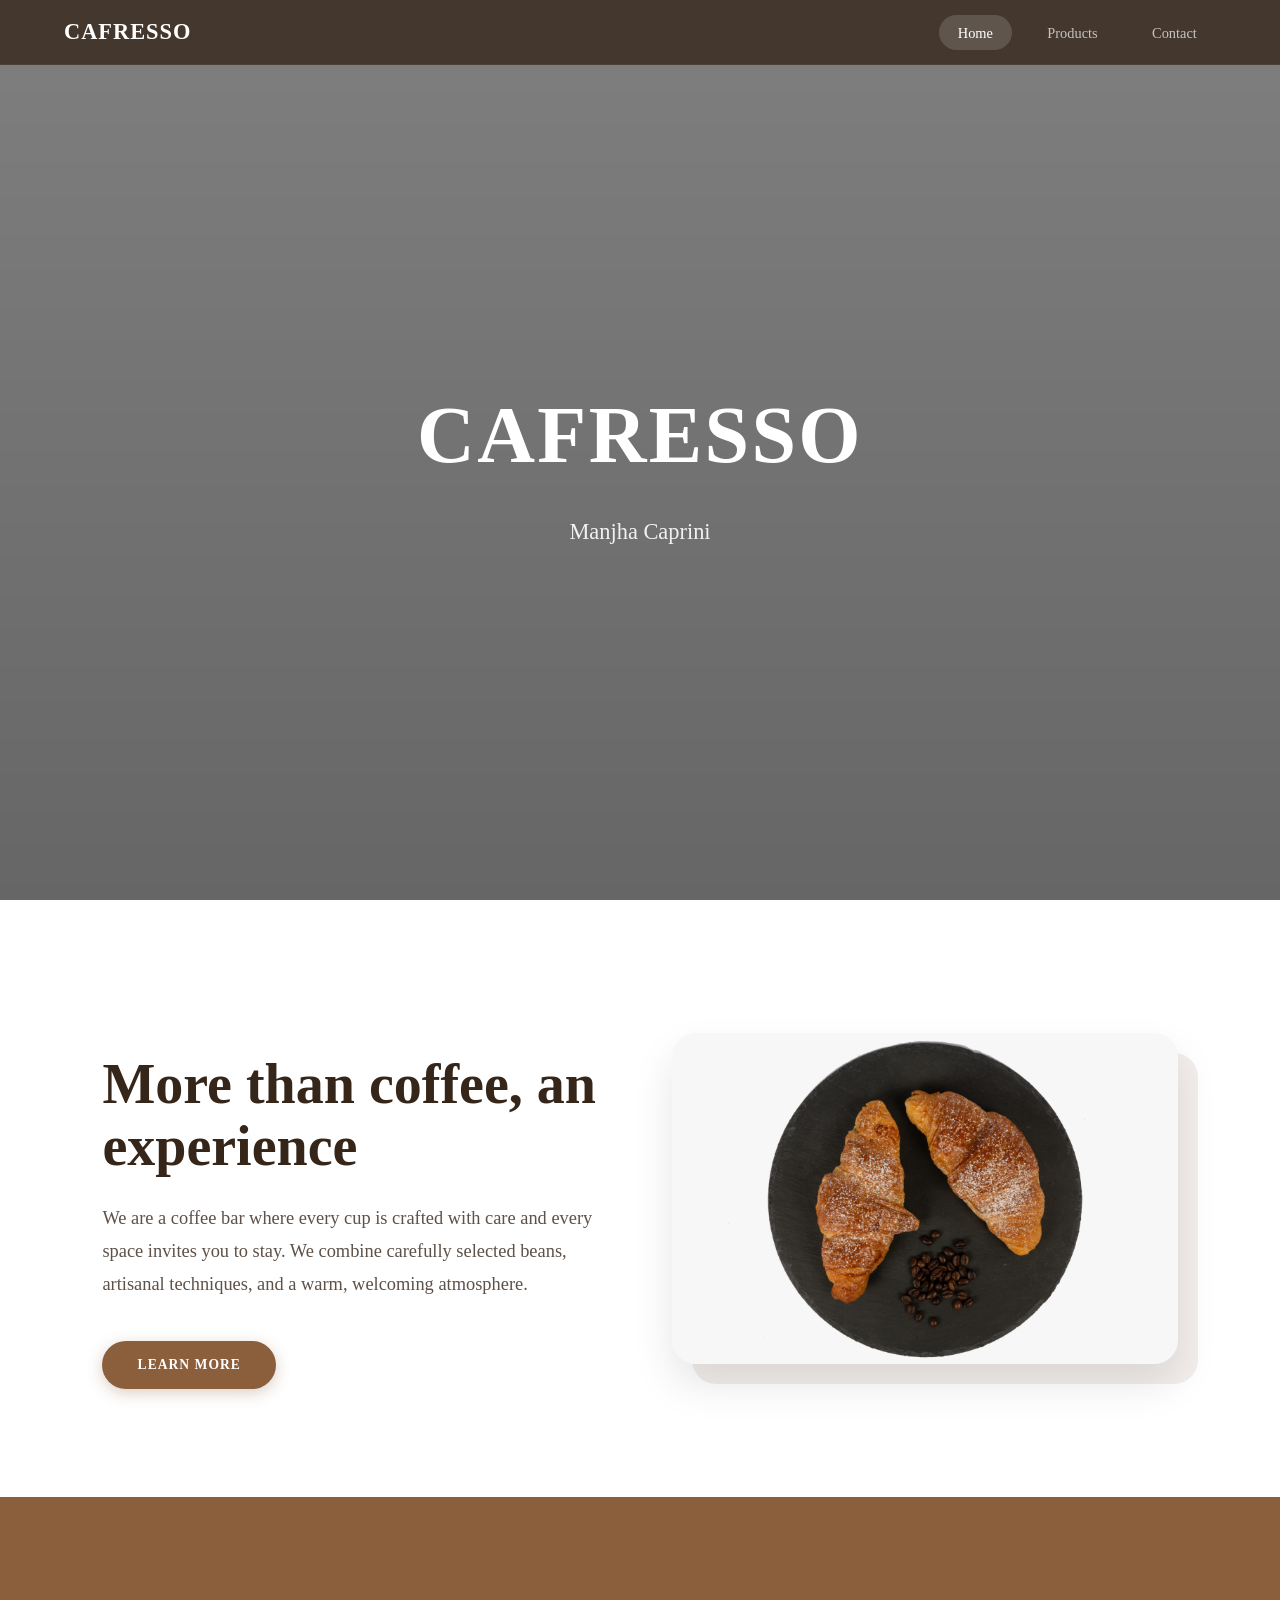
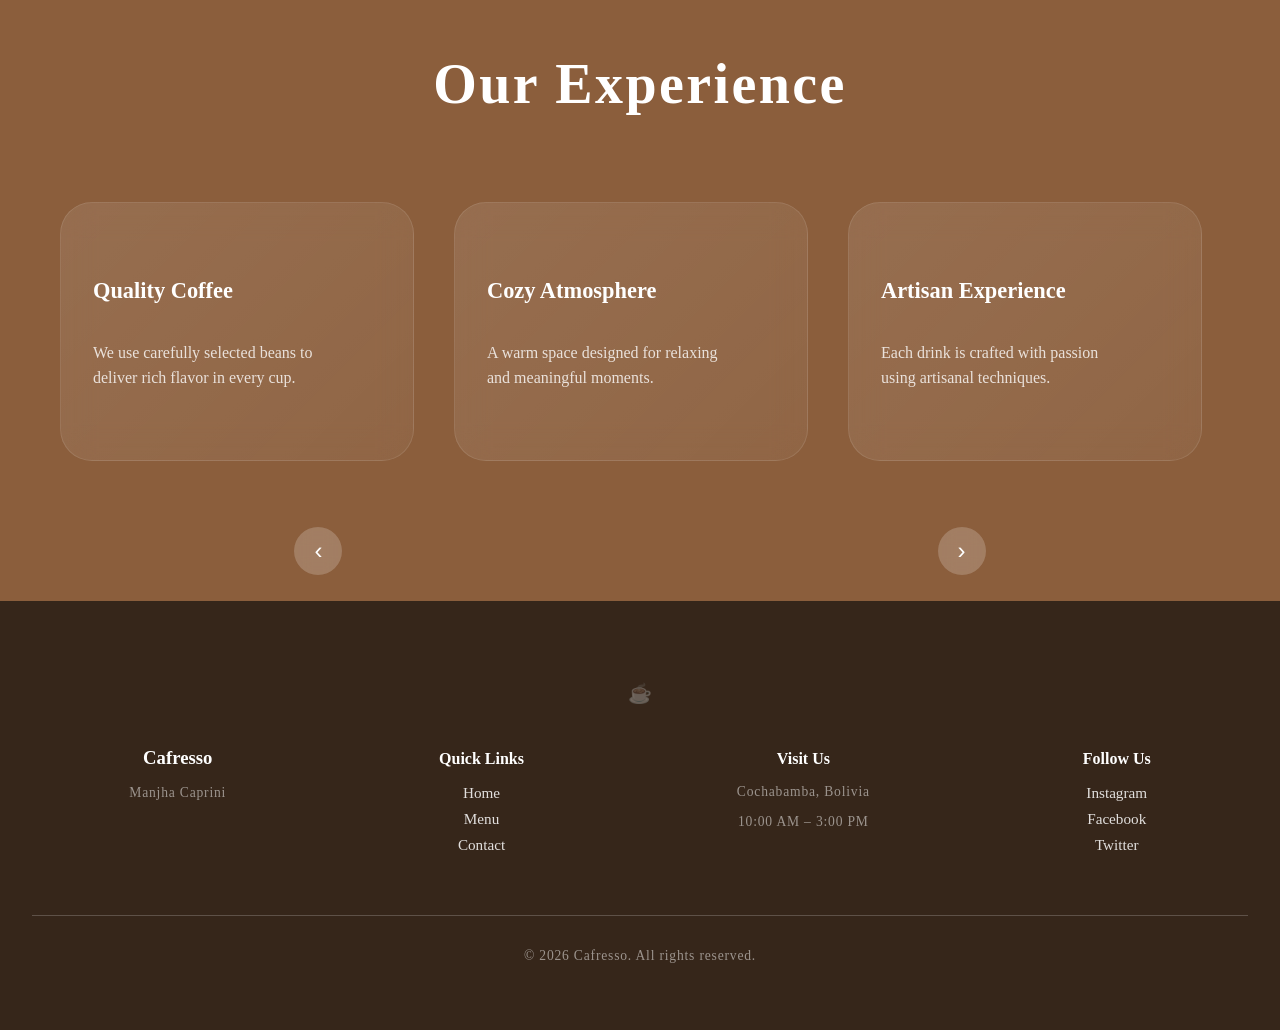
<file: src/templates/index.html>
<!DOCTYPE html>
<html lang="en">
<head>
    <meta charset="UTF-8">
    <meta name="viewport" content="width=device-width, initial-scale=1.0">
    <meta name="description" content="Cafresso - Coffee bar experience with artisan drinks and cozy atmosphere">
    <link rel="stylesheet" href="../styles/css/main.css">
    <title>Cafresso</title>
</head>

<body>

    <!-- HEADER / NAV -->
    <header class="navbar">
        <nav class="nav" aria-label="Main navigation">

            <div class="nav__logo">
                <a href="#" aria-label="Go to homepage">Cafresso</a>
            </div>

            <ul class="nav__list">
                <li><a href="./index.html" class="active" aria-current="page">Home</a></li>
                <li><a href="./services.html">Products</a></li>
                <li><a href="./contact.html">Contact</a></li>
            </ul>

        </nav>
    </header>

    <!-- MAIN -->
    <main id="main-content">

        <!-- HERO -->
        <section class="hero" aria-label="Hero section">
            <div class="hero__bg">
                <img src="../assets/HOME/Img_hero/cafe1webp.webp" alt="Barista serving coffee" loading="lazy">
                <img src="../assets/HOME/Img_hero/cafe2webp.webp" alt="Coffee menu board" loading="lazy">
                <img src="../assets/HOME/Img_hero/cafe3webp.webp" alt="Cozy coffee seating area" loading="lazy">
            </div>

            <div class="hero__overlay"></div>

            <div class="hero__content">
                <h1>Cafresso</h1>
                <p>Manjha Caprini</p>
            </div>
        </section>

        <!-- ABOUT -->
        <section class="about" aria-labelledby="about-title">
            <div class="about__container">   
                
                <article class="about__text reveal">
                    <h2 id="about-title">More than coffee, an experience</h2>
                    <p>
                        We are a coffee bar where every cup is crafted with care and 
                        every space invites you to stay. We combine carefully selected beans, 
                        artisanal techniques, and a warm, welcoming atmosphere.
                    </p>
                    <a href="#features" class="btn" id="aboutBtn">Learn more</a>
                </article>

                <div class="about__image reveal">
                    <img src="../assets/HOME/Img_about/cafe-aboutwebp.webp" alt="Croissants con granos de cafe" loading="lazy">
                </div>

            </div>
        </section>

        <!-- FEATURES -->
        <section class="features" id="features" aria-labelledby="features-title">
            <div class="features__header">
                <h2 id="features-title">Our Experience</h2>
            </div>

            <div class="features__track">

                <article class="card">
                    <h3>Quality Coffee</h3>
                    <p>We use carefully selected beans to deliver rich flavor in every cup.</p>
                </article>

                <article class="card">
                    <h3>Cozy Atmosphere</h3>
                    <p>A warm space designed for relaxing and meaningful moments.</p>
                </article>

                <article class="card">
                    <h3>Artisan Experience</h3>
                    <p>Each drink is crafted with passion using artisanal techniques.</p>
                </article>

                <article class="card">
                    <h3>Fresh Desserts</h3>
                    <p>Enjoy handmade pastries that perfectly complement your coffee.</p>
                </article>

                <article class="card">
                    <h3>Friendly Baristas</h3>
                    <p>Our team is always ready to make your visit special with great service.</p>
                </article>

                <article class="card">
                    <h3>Free Wi-Fi</h3>
                    <p>Stay connected while you work, study, or simply browse comfortably.</p>
                </article>

                <article class="card">
                    <h3>Local Ingredients</h3>
                    <p>We support local producers by using fresh and sustainable ingredients.</p>
                </article>

                <article class="card">
                    <h3>Live Music Nights</h3>
                    <p>Enjoy relaxing evenings with live performances and a unique ambiance.</p>
                </article>
            </div>
        </section>

    </main>

    <!-- FOOTER -->
    <footer class="footer" id="footer">
        <div class="footer__container">

            <div class="footer__brand">
                <h3>Cafresso</h3>
                <p>Manjha Caprini</p>
            </div>

            <div class="footer__links">
                <h4>Quick Links</h4>
                <ul>
                    <li><a href="index.html" aria-label="Go to home">Home</a></li>
                    <li><a href="services.html" aria-label="Go to menu">Menu</a></li>
                    <li><a href="contact.html" aria-label="Go to contact">Contact</a></li>
                </ul>
            </div>

            <div class="footer__info">
                <h4>Visit Us</h4>
                <p>Cochabamba, Bolivia</p>
                <p>10:00 AM – 3:00 PM</p>
            </div>

            <div class="footer__social">
                <h4>Follow Us</h4>
                <a href="#" aria-label="Visit our Instagram">Instagram</a>
                <a href="#" aria-label="Visit our Facebook">Facebook</a>
                <a href="#" aria-label="Visit our Twitter">Twitter</a>
            </div>

        </div>

        <div class="footer__bottom">
            <p>© 2026 Cafresso. All rights reserved.</p>
        </div>
    </footer>

    <button id="backToTop" class="back-to-top" aria-label="Volver al inicio">
        &#8593;
    </button>

    <!-- SCRIPTS-->
    <script src="../functions/Home/navbar.js" defer></script>
    <script src="../functions/Home/about.js" defer></script>
    <script src="../functions/Home/features.js" defer></script>

</body>
</html>
</file>
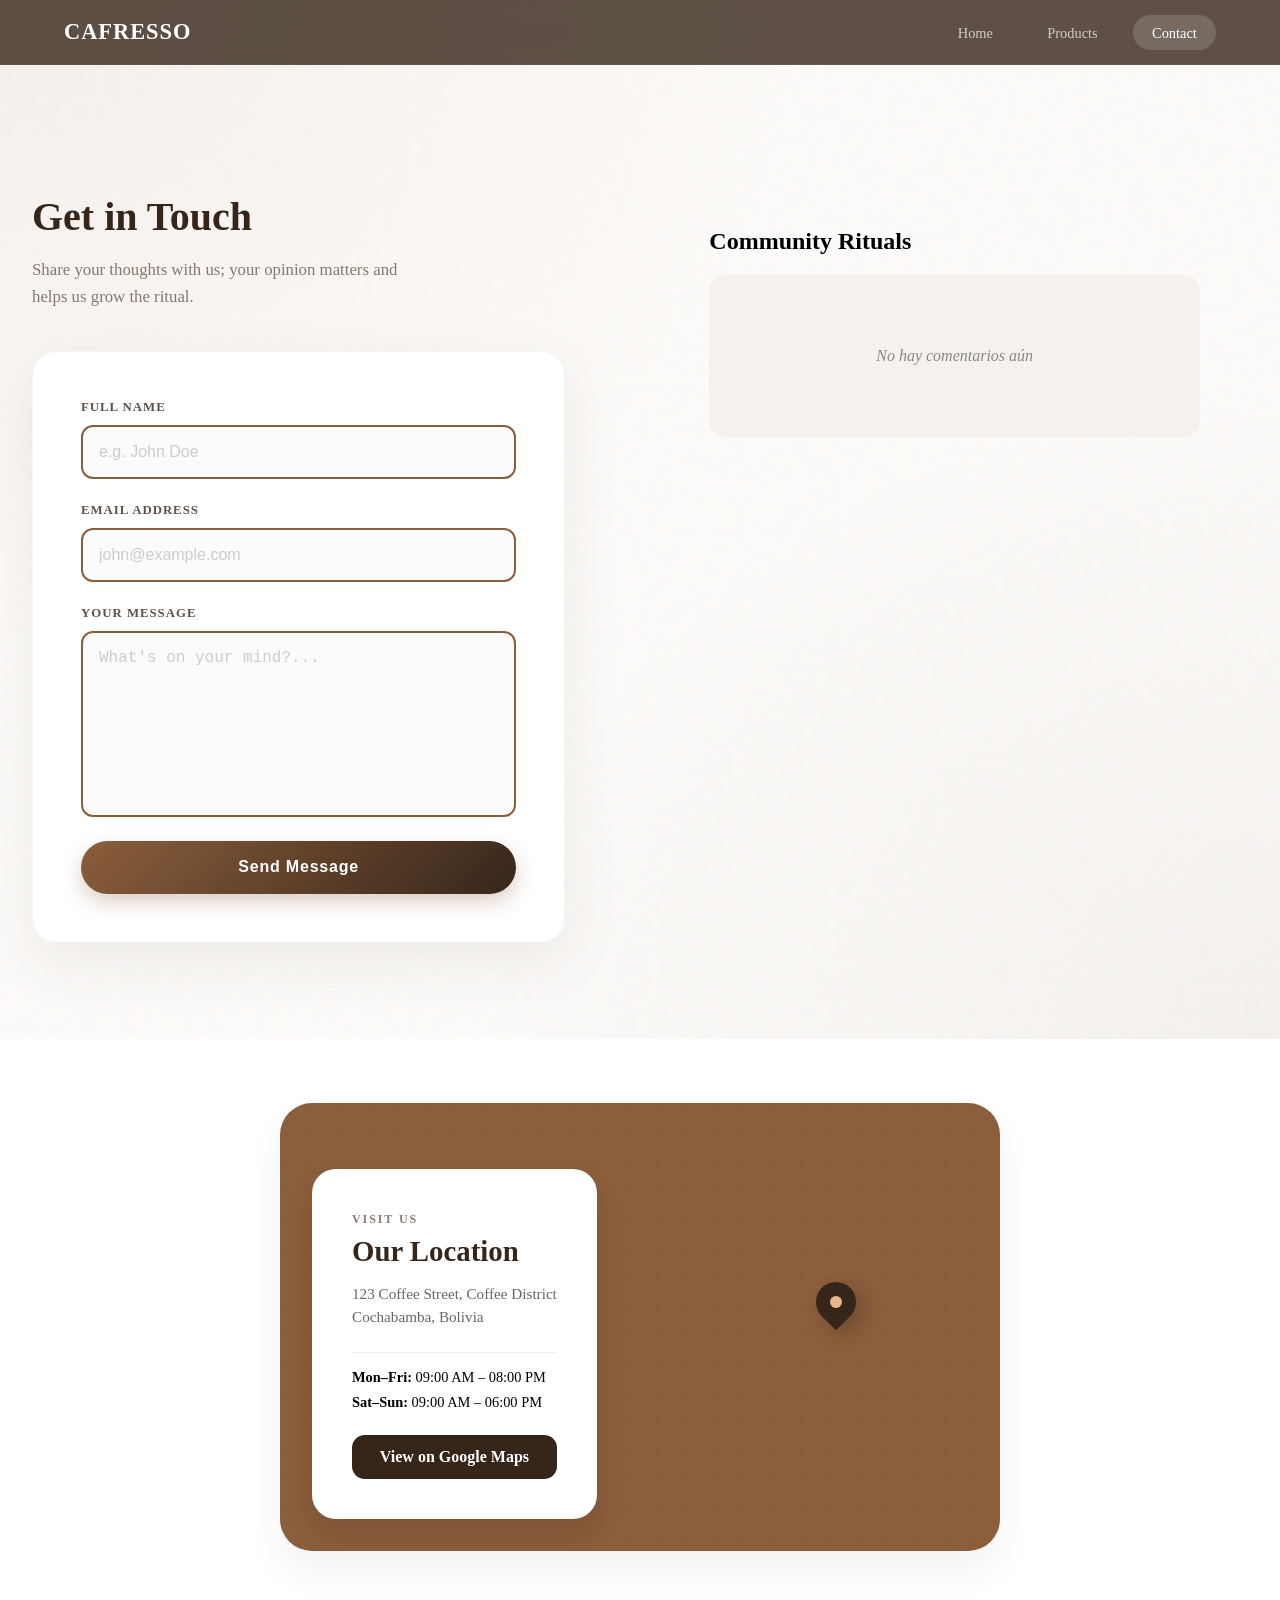
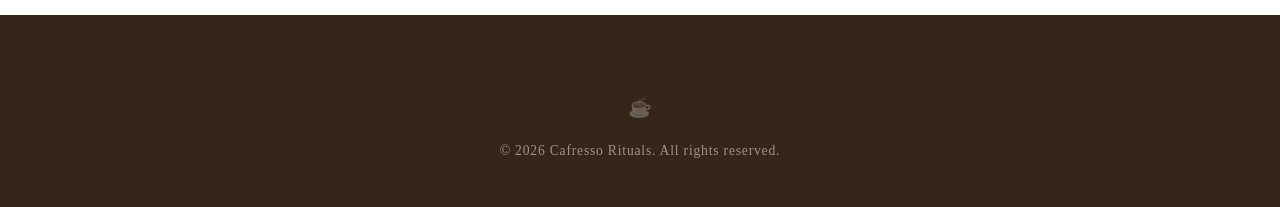
<file: src/templates/contact.html>
<!DOCTYPE html>
<html lang="en">
<head>
    <meta charset="UTF-8">
    <meta name="viewport" content="width=device-width, initial-scale=1.0">
    <title>Contact</title>
    <meta name="description" content="Cafresso - Coffee bar experience with artisan drinks and cozy atmosphere">
    <link rel="stylesheet" href="../styles/css/main.css">
</head>
<body>

    <header class="navbar">
        <nav class="nav" aria-label="Main navigation">
            <div class="nav__logo">
                <a href="index.html">Cafresso</a>
            </div>
            <ul class="nav__list">
                <li><a href="index.html">Home</a></li>
                <li><a href="services.html">Products</a></li>
                <li><a href="contact.html" class="active">Contact</a></li>
            </ul>
        </nav>
    </header>

    <main class="contact-main">
        <div class="contact-content fade-up"> 
            
            <aside class="contact-left">
                <section class="form-section">
                    <h2>Get in Touch</h2>
                    <p>Share your thoughts with us; your opinion matters and helps us grow the ritual.</p>

                    <div class="form-container">
                        <form id="contact-form" action="#" method="post">
                            <div class="form-group">
                                <label for="name">Full Name</label>
                                <input type="text" id="name" name="name" placeholder="e.g. John Doe" required>
                            </div>

                            <div class="form-group">
                                <label for="email">Email Address</label>
                                <input type="email" id="email" name="email" placeholder="john@example.com" required>
                            </div>

                            <div class="form-group">
                                <label for="reason">Your Message</label>
                                <textarea id="reason" name="message" placeholder="What's on your mind?..." required></textarea>
                            </div>

                            <button type="submit" class="btn-submit">Send Message</button>
                        </form>
                </section>
            </aside>

            <section class="contact-right">
                <h2>Community Rituals</h2>
                
                <div class="comments-container" id="comments-list"></div>
            </section>

        </div>
    </main>

    <section class="location-section">
        <div class="location-container">
            <div class="map-placeholder">
                <div class="map-overlay"></div>
                <div class="map-pin">
                    <span class="pin-dot"></span>
                </div>
            </div>

            <div class="location-card">
                <span class="location-tag">Visit Us</span>
                <h3>Our Location</h3>
                <p>123 Coffee Street, Coffee District<br>Cochabamba, Bolivia</p>
                <div class="location-details">
                    <span><strong>Mon–Fri:</strong> 09:00 AM – 08:00 PM</span>
                    <span><strong>Sat–Sun:</strong> 09:00 AM – 06:00 PM</span>
                </div>
                <a href="#" class="btn-directions">View on Google Maps</a>
            </div>
        </div>
    </section>

    <footer class="footer">
        <p>&copy; 2026 Cafresso Rituals. All rights reserved.</p>
    </footer>

    <button id="backToTop" class="back-to-top" aria-label="Volver al inicio">
        &#8593;
    </button>

    <script src="../functions/Contact/contact.js" defer></script>
    <script src="../functions/Contact/contact-presenter.js" defer></script>
    <script src="../functions/Home/navbar.js" defer></script>
    <script src="../functions/Contact/location.js" defer></script>

</body>
</html>
</file>
<file: src/styles/css/main.css>
@charset "UTF-8";
.navbar {
  width: 100%;
}

.nav {
  position: fixed;
  top: 0;
  left: 0;
  right: 0;
  z-index: 1000;
  display: flex;
  align-items: center;
  justify-content: space-between;
  padding: 1.2rem 5%;
  background-color: rgba(54, 38, 26, 0.8);
  backdrop-filter: blur(10px);
  -webkit-backdrop-filter: blur(10px);
  border-bottom: 1px solid rgba(255, 255, 255, 0.05);
  transition: all 0.4s cubic-bezier(0.4, 0, 0.2, 1);
  /* LOGO */
}
.nav__logo a {
  color: #FFFFFF;
  text-decoration: none;
  font-size: 1.4rem;
  font-weight: 700;
  letter-spacing: 1px;
  text-transform: uppercase;
  font-family: serif;
}
.nav {
  /* LISTA */
}
.nav__list {
  display: flex;
  align-items: center;
  gap: 1rem;
  list-style: none;
  margin: 0;
  padding: 0;
}
.nav__list li a {
  text-decoration: none;
  color: rgba(255, 255, 255, 0.7);
  font-size: 0.9rem;
  font-weight: 500;
  padding: 0.6rem 1.2rem;
  border-radius: 50px;
  transition: all 0.3s ease;
  position: relative;
}
.nav__list li a:hover {
  color: #FFFFFF;
  background-color: rgba(255, 255, 255, 0.1);
}
.nav__list li a.active {
  color: #FFFFFF;
  background-color: rgba(255, 255, 255, 0.15);
}
.nav__list li a.active::after {
  display: none;
}

/*  TABLET & MOBILE:  */
@media (max-width: 1024px) {
  .nav {
    top: auto;
    bottom: 1.5rem;
    left: 50%;
    transform: translateX(-50%);
    width: 90%;
    max-width: 400px;
    height: 65px;
    padding: 0 1rem;
    border-radius: 100px;
    border: 1px solid rgba(255, 255, 255, 0.1);
    box-shadow: 0 15px 35px rgba(0, 0, 0, 0.4);
    justify-content: center;
  }
  .nav__logo {
    display: none;
  }
  .nav__list {
    width: 100%;
    justify-content: space-around;
    gap: 5px;
  }
  .nav__list li {
    flex: 1;
    display: flex;
    justify-content: center;
  }
  .nav__list li a {
    display: flex;
    flex-direction: column;
    align-items: center;
    justify-content: center;
    font-size: 0.75rem;
    width: 100%;
    padding: 0.8rem 0;
    border-radius: 100px;
  }
  .nav__list li a.active {
    background-color: #FFFFFF;
    color: #36261A;
    font-weight: 700;
    box-shadow: 0 4px 15px rgba(0, 0, 0, 0.2);
  }
  .nav__list li a.active::after {
    display: none;
  }
}
.hero {
  position: relative;
  width: 100%;
  min-height: 100vh;
  overflow: hidden;
}
.hero__bg {
  position: absolute;
  inset: 0;
}
.hero__bg img {
  position: absolute;
  inset: 0;
  width: 100%;
  height: 100%;
  object-fit: cover;
  opacity: 0;
  transform: scale(1);
  animation: zoomFade 18s infinite;
}
.hero__bg img:nth-child(1) {
  animation-delay: 0s;
}
.hero__bg img:nth-child(2) {
  animation-delay: 6s;
}
.hero__bg img:nth-child(3) {
  animation-delay: 12s;
}
.hero__overlay {
  position: absolute;
  inset: 0;
  background: linear-gradient(to bottom, rgba(0, 0, 0, 0.5), rgba(0, 0, 0, 0.6));
  backdrop-filter: blur(0.2rem);
}
.hero__content {
  position: relative;
  z-index: 2;
  min-height: 100vh;
  display: flex;
  flex-direction: column;
  justify-content: center;
  align-items: center;
  text-align: center;
  padding: 0 8%;
  margin: 0 auto;
  color: #FFFFFF;
  max-width: 40rem;
}
.hero__content h1 {
  font-size: clamp(3rem, 8vw, 5rem);
  letter-spacing: 0.15rem;
  text-transform: uppercase;
  margin-bottom: 1rem;
}
.hero__content p {
  font-size: clamp(1rem, 2vw, 1.4rem);
  opacity: 0.9;
  margin-bottom: 2rem;
}

@keyframes zoomFade {
  0% {
    opacity: 0;
    transform: scale(1);
  }
  10% {
    opacity: 1;
  }
  45% {
    opacity: 1;
    transform: scale(1.1);
  }
  55% {
    opacity: 0;
    transform: scale(1.12);
  }
  100% {
    opacity: 0;
  }
}
.about {
  padding: 12vh 8%;
  background-color: #FFFFFF;
  overflow: hidden;
}
.about__container {
  max-width: 75rem;
  margin: 0 auto;
  display: grid;
  grid-template-columns: 1fr 1fr;
  align-items: center;
  gap: 4rem;
}
.about__text h2 {
  font-size: clamp(2rem, 5vw, 3.5rem);
  color: #36261A;
  line-height: 1.1;
  margin-bottom: 1.5rem;
  font-family: serif;
}
.about__text p {
  font-size: 1.15rem;
  color: rgba(54, 38, 26, 0.8);
  margin-bottom: 2.5rem;
  line-height: 1.8;
  max-width: 55ch;
}
.about__image {
  position: relative;
  display: flex;
  justify-content: center;
}
.about__image::before {
  content: "";
  position: absolute;
  top: 1.25rem;
  right: -1.25rem;
  width: 100%;
  height: 100%;
  background-color: rgba(139, 94, 60, 0.1);
  border-radius: 1.5rem;
  z-index: 0;
}
.about__image img {
  position: relative;
  z-index: 1;
  width: 100%;
  max-height: 31.25rem;
  border-radius: 1.5rem;
  object-fit: cover;
  box-shadow: 0 1.25rem 2.5rem rgba(0, 0, 0, 0.1);
  transition: transform 0.5s ease;
}
.about__image img:hover {
  transform: translateY(-0.625rem);
}
.about .reveal {
  opacity: 0;
  transform: translateY(3rem);
  transition: all 0.8s ease;
}
.about .reveal.active {
  opacity: 1;
  transform: translateY(0);
}

.btn {
  display: inline-block;
  padding: 1rem 2.2rem;
  background-color: #8B5E3C;
  color: #FFFFFF;
  text-decoration: none;
  font-weight: 600;
  text-transform: uppercase;
  font-size: 0.85rem;
  letter-spacing: 0.0625rem;
  border-radius: 3.125rem;
  box-shadow: 0 0.25rem 0.9375rem rgba(139, 94, 60, 0.3);
  transition: all 0.3s cubic-bezier(0.4, 0, 0.2, 1);
}
.btn:hover {
  background-color: #36261A;
  transform: scale(1.05);
  box-shadow: 0 0.5rem 1.25rem rgba(0, 0, 0, 0.2);
}

/* RESPONSIVE */
@media (max-width: 62rem) {
  .about {
    padding: 8vh 5%;
  }
  .about__container {
    grid-template-columns: 1fr;
    text-align: center;
    gap: 3rem;
  }
  .about__text {
    order: 1;
  }
  .about__text p {
    margin-left: auto;
    margin-right: auto;
  }
  .about__image {
    order: 2;
    max-width: 80%;
    margin: 0 auto;
  }
  .about__image::before {
    right: 0;
    top: 0.9375rem;
    transform: scale(0.95);
  }
}
.features {
  padding: 12vh 0;
  background-color: #8B5E3C;
  position: relative;
  overflow: hidden;
}
.features__header {
  padding: 0 8%;
  margin-bottom: 6vh;
  text-align: center;
}
.features__header h2 {
  color: #FFFFFF;
  font-size: clamp(2.5rem, 5vw, 3.5rem);
  font-family: serif;
  letter-spacing: 0.15rem;
}
.features__track {
  display: flex;
  gap: 2.5rem;
  padding: 2rem 0;
  margin: 0 auto;
  max-width: 72.5rem;
  /* Permitimos el scroll pero lo ocultamos visualmente */
  overflow: hidden;
  scroll-snap-type: x mandatory;
  scroll-behavior: smooth;
  /* Ocultar barra en Chrome, Safari y Opera */
}
.features__track::-webkit-scrollbar {
  display: none;
  height: 0.4rem;
}
.features__track {
  -ms-overflow-style: none;
  scrollbar-width: none;
}

.card {
  min-width: 18rem;
  flex: 0 0 18rem;
  scroll-snap-align: start;
  padding: 2.5rem 2rem;
  background: linear-gradient(135deg, rgba(255, 255, 255, 0.1), rgba(255, 255, 255, 0.05));
  backdrop-filter: blur(1rem);
  -webkit-backdrop-filter: blur(1rem);
  border-radius: 2rem;
  border: 0.0625rem solid rgba(255, 255, 255, 0.1);
  color: #FFFFFF;
  display: flex;
  flex-direction: column;
  justify-content: center;
  transition: all 0.4s cubic-bezier(0.175, 0.885, 0.32, 1.275);
}
.card h3 {
  font-size: 1.4rem;
  margin-bottom: 1.25rem;
  font-weight: 600;
  color: #FFFFFF;
}
.card p {
  font-size: 1rem;
  line-height: 1.6;
  opacity: 0.8;
  max-width: 30ch;
}
.card:hover {
  transform: translateY(-0.75rem);
  background: rgba(0, 0, 0, 0.2);
  border-color: rgba(255, 255, 255, 0.4);
  box-shadow: 0 1.5rem 3rem rgba(0, 0, 0, 0.2);
}
.card:hover p {
  opacity: 1;
}

.features__btn {
  position: absolute;
  top: 93%;
  transform: translateY(-50%);
  width: 3rem;
  height: 3rem;
  border-radius: 50%;
  border: none;
  cursor: pointer;
  background-color: rgba(255, 255, 255, 0.2);
  color: #FFFFFF;
  font-size: 1.5rem;
  display: flex;
  align-items: center;
  justify-content: center;
  backdrop-filter: blur(0.5rem);
  transition: all 0.3s ease;
}
.features__btn:hover {
  background-color: rgba(255, 255, 255, 0.4);
}

.features__btn.left {
  left: 23%;
}

.features__btn.right {
  right: 23%;
}

@media (max-width: 30rem) {
  .card {
    min-width: 16rem;
    padding: 2rem 1.5rem;
  }
}
@media (max-width: 64rem) {
  .features__track {
    width: 47.5rem;
  }
}
@media (max-width: 48rem) {
  .features__track {
    width: 22.5rem;
  }
}
@media (max-width: 30rem) {
  .card {
    min-width: 18rem;
    flex: 0 0 18rem;
  }
  .features__track {
    width: 18rem;
  }
}
.footer {
  background-color: #36261A;
  padding-top: 8vh;
  color: #FFFFFF;
}
.footer__container {
  display: flex;
  justify-content: space-between;
  flex-wrap: wrap;
  gap: 3rem;
  padding: 0 8%;
}
.footer h3, .footer h4 {
  margin-bottom: 1rem;
}
.footer p, .footer a {
  font-size: 0.95rem;
  opacity: 0.85;
}
.footer a {
  display: block;
  text-decoration: none;
  color: #FFFFFF;
  margin-bottom: 0.5rem;
  transition: all 0.3s ease;
}
.footer a:hover {
  opacity: 1;
  transform: translateX(0.3rem);
}
.footer ul {
  list-style: none;
  padding: 0;
}
.footer__bottom {
  margin-top: 5vh;
  padding: 2vh 8%;
  text-align: center;
  border-top: 0.1rem solid rgba(255, 255, 255, 0.2);
}
.footer__bottom p {
  font-size: 0.85rem;
  opacity: 0.7;
}

.toast {
  position: fixed;
  bottom: 2rem;
  right: 2rem;
  background: #1a1a1a;
  color: #fff;
  padding: 1rem 1.5rem;
  border-radius: 1rem;
  font-weight: 600;
  opacity: 0;
  transform: translateY(20px);
  pointer-events: none;
  transition: all 0.3s ease;
  z-index: 99999;
}

.toast.show {
  opacity: 1;
  transform: translateY(0);
}

.modal {
  position: fixed;
  inset: 0;
  z-index: 9999;
  display: none;
  align-items: center;
  justify-content: center;
  padding: 1rem;
}
.modal.active {
  display: flex !important;
}
.modal .modal-overlay {
  position: absolute;
  inset: 0;
  background: rgba(54, 38, 26, 0.6);
  backdrop-filter: blur(10px);
}
.modal .modal-content {
  position: relative;
  width: 100%;
  max-width: 850px;
  background: #E9B58E;
  border-radius: 2rem;
  overflow: hidden;
  z-index: 100;
  display: grid;
  grid-template-columns: 1fr;
  box-shadow: 0 30px 60px rgba(0, 0, 0, 0.3);
  animation: modalIn 0.4s ease-out;
}
@media (min-width: 768px) {
  .modal .modal-content {
    grid-template-columns: 1fr 1fr;
    height: 550px;
  }
}
.modal .modal-close {
  position: absolute;
  top: 1.5rem;
  right: 1.5rem;
  z-index: 110;
  background: rgba(255, 255, 255, 0.8);
  border: none;
  width: 3rem;
  height: 3rem;
  border-radius: 50%;
  cursor: pointer;
  font-size: 1.8rem;
  display: flex;
  align-items: center;
  justify-content: center;
  transition: all 0.3s;
}
.modal .modal-close:hover {
  background: #fff;
  transform: scale(1.1);
}
.modal .image-side {
  width: 100%;
  height: 300px;
  background: #eee;
}
@media (min-width: 768px) {
  .modal .image-side {
    height: 100%;
    order: 2;
  }
}
.modal .image-side img {
  width: 100%;
  height: 100%;
  object-fit: cover;
  display: block;
}
.modal .info-side {
  padding: 2.5rem;
  display: flex;
  flex-direction: column;
  justify-content: space-between;
  background: #E9B58E;
}
.modal .info-side .cat-tag {
  display: inline-block;
  background: rgba(54, 38, 26, 0.05);
  padding: 0.3rem 0.8rem;
  border-radius: 2rem;
  font-size: 0.7rem;
  font-weight: 700;
  text-transform: uppercase;
  letter-spacing: 1px;
  margin-bottom: 1rem;
  color: #36261A;
}
.modal .info-side h2 {
  font-family: "Playfair Display", serif;
  font-size: 2.2rem;
  color: #36261A;
  margin-bottom: 1rem;
  line-height: 1.2;
}
.modal .info-side #modal-detalle {
  color: #555;
  font-size: 1rem;
  line-height: 1.6;
}
.modal .info-side .price-section {
  display: flex;
  align-items: center;
  justify-content: space-between;
  margin-top: 2rem;
  padding-top: 1.5rem;
  border-top: 1px solid rgba(0, 0, 0, 0.05);
}
.modal .info-side .price-section .price {
  font-size: 2rem;
  font-weight: 800;
  color: #36261A;
}
.modal .info-side .price-section .btn-add {
  background: #36261A;
  color: white;
  border: none;
  padding: 0.8rem 1.5rem;
  border-radius: 1rem;
  font-weight: 600;
  cursor: pointer;
  transition: opacity 0.2s;
}
.modal .info-side .price-section .btn-add:hover {
  opacity: 0.9;
}

@keyframes modalIn {
  from {
    opacity: 0;
    transform: scale(0.95) translateY(20px);
  }
  to {
    opacity: 1;
    transform: scale(1) translateY(0);
  }
}
.search-error {
  color: red;
  font-size: 0.85rem;
  margin-top: 0.5rem;
  opacity: 0;
  transition: opacity 0.3s ease;
}

.search-error.active {
  opacity: 1;
}

.products-header {
  padding: 8rem 2rem 2rem;
  text-align: center;
  max-width: 1200px;
  margin: 0 auto;
  width: 100%;
  box-sizing: border-box;
}
.products-header .brand-title {
  font-family: serif;
  font-size: clamp(2rem, 5vw, 3.5rem);
  color: #36261A;
  margin-bottom: 2rem;
  text-transform: uppercase;
}
.products-header .search-filters-container {
  display: flex;
  flex-direction: column;
  align-items: center;
  gap: 1.5rem;
}
.products-header .search-filters-container .search-box {
  width: 100%;
  max-width: 400px;
  position: relative;
}
.products-header .search-filters-container .search-box input {
  width: 80%;
  padding: 0.8rem 1rem 0.8rem 2.5rem;
  border-radius: 2rem;
  border: 1px solid #ddd;
  outline: none;
}
.products-header .search-filters-container .search-box::before {
  position: absolute;
  left: 0.8rem;
  top: 50%;
  transform: translateY(-50%);
}
.products-header .search-filters-container .category-chips {
  display: flex;
  flex-wrap: wrap;
  justify-content: center;
  gap: 0.5rem;
}
.products-header .search-filters-container .category-chips .chip {
  padding: 0.5rem 1.2rem;
  border-radius: 2rem;
  border: 1px solid #8B5E3C;
  cursor: pointer;
  font-size: 0.9rem;
  transition: 0.3s;
}
.products-header .search-filters-container .category-chips .chip.active {
  background: #36261A;
  color: #FFFFFF;
}

.carousel-viewport {
  overflow: hidden;
  padding: 2rem 0 6rem;
  width: 100%;
  position: relative;
}

.carousel-track {
  display: flex;
  transition: transform 0.6s cubic-bezier(0.16, 1, 0.3, 1);
  width: 400%;
}

.category-view {
  width: 25%;
  flex-shrink: 0;
  padding: 0 2rem;
  box-sizing: border-box;
}

.products-grid {
  display: grid;
  grid-template-columns: repeat(auto-fill, minmax(280px, 1fr));
  gap: 2rem;
  max-width: 1200px;
  margin: 0 auto;
}

.product-card {
  background: #FFFFFF;
  border-radius: 2rem;
  overflow: hidden;
  position: relative;
  border: 1px solid rgba(54, 38, 26, 0.05);
  transition: all 0.5s ease;
  cursor: pointer;
  display: flex;
  flex-direction: column;
}
.product-card .card-image-container {
  height: 320px;
  overflow: hidden;
  position: relative;
}
.product-card .card-image-container img {
  width: 100%;
  height: 100%;
  object-fit: cover;
  transition: transform 0.8s ease;
}
.product-card .card-image-container::after {
  content: "+ Quick View";
  position: absolute;
  inset: 0;
  background: rgba(54, 38, 26, 0.4);
  display: flex;
  align-items: center;
  justify-content: center;
  color: #FFFFFF;
  opacity: 0;
  transition: opacity 0.3s ease;
  font-weight: 600;
  backdrop-filter: blur(4px);
}
.product-card .card-info {
  padding: 1.5rem;
  text-align: center;
  flex-grow: 1;
}
.product-card .card-info h2 {
  color: #36261A;
  font-size: 1.2rem;
  margin-bottom: 0.5rem;
}
.product-card .card-info p {
  font-size: 0.9rem;
  color: #888;
  margin: 0;
}
.product-card .card-footer {
  padding: 0 1.5rem 1.5rem;
  text-align: center;
}
.product-card .card-footer span {
  font-weight: 800;
  color: #8B5E3C;
  font-size: 1.25rem;
}
.product-card:hover {
  transform: translateY(-10px);
  box-shadow: 0 20px 40px rgba(0, 0, 0, 0.1);
}
.product-card:hover .card-image-container img {
  transform: scale(1.1);
}
.product-card:hover .card-image-container::after {
  opacity: 1;
}

.form-section {
  width: 100%;
  text-align: center;
}
.form-section h2 {
  font-family: serif;
  font-size: clamp(2rem, 5vw, 2.5rem);
  color: #36261A;
  margin-bottom: 0.75rem;
}
.form-section p {
  margin-bottom: 2.5rem;
  font-size: 1.05rem;
  color: rgba(54, 38, 26, 0.6);
  line-height: 1.6;
  max-width: 45ch;
  margin-left: auto;
  margin-right: auto;
}

.form-container {
  background-color: #FFFFFF;
  padding: 2.5rem;
  border-radius: 1.5rem;
  box-shadow: 0 1.25rem 3.75rem rgba(54, 38, 26, 0.08);
  border: 0.0625rem solid rgba(54, 38, 26, 0.05);
  transition: transform 0.3s ease;
}
.form-container:hover {
  transform: translateY(-0.3125rem);
}

.form-info {
  display: flex;
  justify-content: center;
  gap: 2rem;
  margin-bottom: 2rem;
  padding-bottom: 1.5rem;
  border-bottom: 0.0625rem solid rgba(54, 38, 26, 0.05);
}
.form-info .info-item {
  display: flex;
  align-items: center;
  gap: 0.625rem;
}
.form-info .info-item span {
  font-size: 1.2rem;
}
.form-info .info-item p {
  margin: 0 !important;
  font-size: 0.85rem !important;
  font-weight: 600;
  color: #36261A;
}

.form-group {
  display: flex;
  flex-direction: column;
  gap: 0.625rem;
  margin-bottom: 1.5rem;
  text-align: left;
}
.form-group label {
  font-weight: 700;
  font-size: 0.8rem;
  text-transform: uppercase;
  letter-spacing: 0.0625rem;
  color: #36261A;
  opacity: 0.8;
}
.form-group input, .form-group textarea, .form-group select {
  padding: 1rem;
  border-radius: 0.75rem;
  border: 0.125rem solid #8B5E3C;
  font-size: 1rem;
  background: #fbfbfb;
  color: #36261A;
  transition: all 0.4s cubic-bezier(0.4, 0, 0.2, 1);
}
.form-group input::placeholder, .form-group textarea::placeholder, .form-group select::placeholder {
  color: #ccc;
}
.form-group input:focus, .form-group textarea:focus, .form-group select:focus {
  border-color: #8B5E3C;
  background: #FFFFFF;
  outline: none;
  box-shadow: 0 0.5rem 1.25rem rgba(139, 94, 60, 0.1);
  transform: scale(1.01);
}
.form-group textarea {
  height: 9.375rem;
  resize: none;
}

.btn-submit {
  width: 100%;
  padding: 1.1rem;
  border-radius: 3.125rem;
  border: none;
  background: linear-gradient(135deg, #8B5E3C, #36261A);
  color: #FFFFFF;
  font-weight: 600;
  font-size: 1rem;
  letter-spacing: 0.05rem;
  cursor: pointer;
  box-shadow: 0 0.5rem 1.25rem rgba(139, 94, 60, 0.3);
  transition: all 0.3s ease;
}
.btn-submit:hover {
  transform: translateY(-0.25rem);
  box-shadow: 0 1rem 2rem rgba(139, 94, 60, 0.4);
  filter: brightness(1.1);
}
.btn-submit:active {
  transform: translateY(-0.0625rem);
}

.form-social {
  margin-top: 2rem;
  display: flex;
  justify-content: center;
  gap: 1.5rem;
}
.form-social a {
  font-size: 0.75rem;
  font-weight: 700;
  text-transform: uppercase;
  color: rgba(54, 38, 26, 0.4);
  text-decoration: none;
  letter-spacing: 0.1rem;
  transition: color 0.3s ease;
}
.form-social a:hover {
  color: #8B5E3C;
}

@media (min-width: 1280px) {
  .form-section {
    text-align: left;
  }
  .form-section p {
    margin-left: 0;
  }
  .form-container {
    padding: 3rem;
  }
  .form-info {
    justify-content: flex-start;
  }
}
.individual-comment strong {
  display: block;
  font-size: 0.85rem;
  color: #555;
  margin-bottom: 0.2rem;
}
.individual-comment p:last-child {
  font-size: 0.95rem;
  font-style: italic;
}

.comment-card {
  cursor: pointer;
  overflow: hidden;
  transition: all 0.4s ease;
  background: white;
  border-radius: 1rem;
  padding: 1.2rem;
  margin-bottom: 1rem;
}
.comment-card.is-expanded .arrow {
  transform: rotate(180deg);
}
.comment-card .comments-expansion {
  max-height: 0;
  opacity: 0;
  transition: all 0.5s cubic-bezier(0.4, 0, 0.2, 1);
  padding-top: 0;
}
.comment-card .comments-expansion .individual-comment {
  padding: 1rem 0;
  border-top: 1px solid rgba(0, 0, 0, 0.05);
}
.comment-card .comments-expansion .individual-comment p {
  font-size: 0.9rem;
  margin-bottom: 0.3rem;
}
.comment-card .comments-expansion .individual-comment small {
  color: #999;
  font-size: 0.7rem;
}
.comment-card.is-expanded .comments-expansion {
  max-height: 500px;
  opacity: 1;
  padding-top: 1rem;
}
.comment-card::after {
  content: "“";
  position: absolute;
  top: 0.5rem;
  right: 1.5rem;
  font-family: serif;
  font-size: 5rem;
  color: #8B5E3C;
  opacity: 0.15;
  line-height: 1;
}
.comment-card:hover {
  transform: translateY(-8px);
  border-color: #8B5E3C;
  box-shadow: 0 20px 40px rgba(54, 38, 26, 0.12), 0 5px 10px rgba(139, 94, 60, 0.05);
}
.comment-card:hover .avatar {
  background: #8B5E3C;
  transform: scale(1.05);
}
.comment-card .comment-header h4 {
  max-width: 70%;
  overflow: hidden;
  white-space: nowrap;
  text-overflow: ellipsis;
}
.comment-card .comment-header {
  display: flex;
  align-items: center;
  gap: 1rem;
  justify-content: space-between;
  margin-bottom: 1.5rem;
  border-bottom: 1px solid rgba(54, 38, 26, 0.05);
  padding-bottom: 1rem;
}
.comment-card .comment-header .arrow {
  font-size: 0.9rem;
  transition: transform 0.3s ease;
}
.comment-card .comment-header .avatar {
  width: 3.5rem;
  height: 3.5rem;
  background: #36261A;
  color: #FFFFFF;
  border-radius: 1rem;
  display: flex;
  align-items: center;
  justify-content: center;
  font-weight: 700;
  transition: all 0.3s ease;
}
.comment-card .comment-header .user-meta h4 {
  margin: 0;
  color: #36261A;
  font-size: 1.1rem;
}
.comment-card .comment-header .user-meta span {
  font-size: 0.75rem;
  color: #8B5E3C;
  font-weight: 700;
}
.comment-card p {
  margin: 0;
  color: #2c2c2c;
  line-height: 1.6;
  font-style: italic;
}

.comments-container {
  background: #f5f2ee;
  padding: 1.5rem;
  border-radius: 1rem;
  max-height: 620px;
  overflow-y: auto;
  scrollbar-width: none;
}
.comments-container::-webkit-scrollbar {
  display: none;
}

.empty-msg {
  text-align: center;
  color: #888;
  font-style: italic;
  padding: 2rem 0;
}

.error-msg {
  display: block;
  color: red;
  font-size: 0.75rem;
  margin-top: 0.3rem;
}

.contact-main {
  min-height: 100vh;
  position: relative;
  overflow: hidden;
  background: radial-gradient(at 0% 0%, rgba(139, 94, 60, 0.08) 0, transparent 45%), radial-gradient(at 100% 100%, rgba(54, 38, 26, 0.05) 0, transparent 45%), #fdfbf9;
}
.contact-main::before {
  content: "";
  position: absolute;
  inset: -25%;
  background-image: url("data:image/svg+xml,%3Csvg viewBox='0 0 200 200' xmlns='http://www.w3.org/2000/svg'%3E%3Cfilter id='noiseFilter'%3E%3CfeTurbulence type='fractalNoise' baseFrequency='0.65' numOctaves='3' stitchTiles='stitch'/%3E%3C/filter%3E%3Crect width='100%25' height='100%25' filter='url(%23noiseFilter)'/%3E%3C/svg%3E");
  opacity: 0.025;
  pointer-events: none;
}

.contact-content {
  display: flex;
  flex-direction: column;
  gap: 4rem;
  padding: 0.5rem 1.5rem;
  max-width: 90rem;
  margin: 0 auto;
  position: relative;
  z-index: 2;
}
@media (max-width: 1024px) {
  .contact-content {
    padding: 4rem 3rem;
  }
}
@media (min-width: 1280px) {
  .contact-content {
    display: grid;
    grid-template-columns: 1fr 1.1fr;
    gap: 6rem;
    padding: 10rem 2rem 6rem;
    align-items: start;
  }
}

@media (min-width: 1280px) {
  .contact-left {
    position: sticky;
    top: 10rem;
  }
}

@media (min-width: 1280px) {
  .contact-right {
    padding: 3rem;
  }
}

.fade-up {
  opacity: 0;
  animation: fadeUp 1s cubic-bezier(0.16, 1, 0.3, 1) forwards;
}

@keyframes fadeUp {
  from {
    opacity: 0;
    transform: translateY(40px);
  }
  to {
    opacity: 1;
    transform: translateY(0);
  }
}
.location-section {
  padding: 4rem 1.5rem;
  background: #FFFFFF;
}
.location-section .location-container {
  max-width: 45rem;
  margin: 0 auto;
  position: relative;
  min-height: 28rem;
  border-radius: 2rem;
  overflow: hidden;
  box-shadow: 0 1.25rem 2.5rem rgba(0, 0, 0, 0.05);
}
@media (max-width: 48rem) {
  .location-section .location-container {
    display: flex;
    flex-direction: column;
    min-height: auto;
  }
}
.location-section .map-placeholder {
  position: absolute;
  inset: 0;
  background-color: #8B5E3C;
  background-image: radial-gradient(circle at 0.125rem 0.125rem, rgba(0, 0, 0, 0.05) 0.0625rem, transparent 0);
  background-size: 1.8rem 1.8rem;
}
@media (max-width: 48rem) {
  .location-section .map-placeholder {
    position: relative;
    height: 15rem;
  }
}
.location-section .map-placeholder .map-pin {
  position: absolute;
  top: 40%;
  right: 20%;
  width: 2.5rem;
  height: 2.5rem;
  background: #36261A;
  border-radius: 50% 50% 50% 0;
  transform: rotate(-45deg);
  display: flex;
  align-items: center;
  justify-content: center;
  box-shadow: 0 0.6rem 1.2rem rgba(0, 0, 0, 0.2);
  animation: bounce 2s infinite;
}
.location-section .map-placeholder .map-pin .pin-dot {
  width: 0.75rem;
  height: 0.75rem;
  background: #E9B58E;
  border-radius: 50%;
  transform: rotate(45deg);
}
@media (max-width: 48rem) {
  .location-section .map-placeholder .map-pin {
    top: 40%;
    right: 41%;
    left: auto;
  }
}
.location-section .location-card {
  position: absolute;
  bottom: 2rem;
  left: 2rem;
  background: white;
  padding: 2.5rem;
  border-radius: 1.5rem;
  max-width: 20rem;
  z-index: 10;
  box-shadow: 0 1rem 1.8rem rgba(0, 0, 0, 0.1);
}
@media (max-width: 48rem) {
  .location-section .location-card {
    position: relative;
    bottom: 0;
    left: 0;
    max-width: 100%;
    border-radius: 0;
    padding: 2rem 1.5rem;
  }
}
.location-section .location-card .location-tag {
  color: #36261A;
  font-size: 0.75rem;
  font-weight: 800;
  text-transform: uppercase;
  letter-spacing: 0.12rem;
  opacity: 0.6;
}
.location-section .location-card h3 {
  font-family: serif;
  font-size: clamp(1.5rem, 5vw, 1.8rem);
  margin: 0.5rem 0;
  color: #36261A;
}
.location-section .location-card p {
  color: #666;
  line-height: 1.5;
  margin-bottom: 1.5rem;
  font-size: 0.95rem;
}
.location-section .location-card .location-details {
  display: flex;
  flex-direction: column;
  gap: 0.5rem;
  font-size: 0.9rem;
  border-top: 0.0625rem solid #eee;
  padding-top: 1rem;
  margin-bottom: 1.5rem;
}
.location-section .location-card .btn-directions {
  display: block;
  text-align: center;
  background: #36261A;
  color: white;
  padding: 0.8rem;
  border-radius: 0.8rem;
  text-decoration: none;
  font-weight: 600;
  transition: transform 0.2s, background 0.2s;
}
.location-section .location-card .btn-directions:hover {
  transform: translateY(-0.2rem);
  background: rgb(71.2125, 50.1125, 34.2875);
}

@keyframes bounce {
  0%, 100% {
    transform: rotate(-45deg) translateY(0);
  }
  50% {
    transform: rotate(-45deg) translateY(-0.9rem);
  }
}
.footer {
  padding: 5rem 2rem 3rem;
  margin-top: 0rem;
  border-top: 1px solid rgba(54, 38, 26, 0.05);
  position: relative;
  z-index: 10;
  text-align: center;
}
.footer .footer-links {
  display: flex;
  justify-content: center;
  gap: 3rem;
  margin-bottom: 2.5rem;
  flex-wrap: wrap;
}
.footer .footer-links a {
  text-decoration: none;
  color: #36261A;
  font-weight: 700;
  font-size: 0.85rem;
  text-transform: uppercase;
  letter-spacing: 0.15rem;
  position: relative;
  transition: color 0.3s ease;
}
.footer .footer-links a::after {
  content: "";
  position: absolute;
  bottom: -5px;
  left: 0;
  width: 0;
  height: 1px;
  background-color: #8B5E3C;
  transition: width 0.3s ease;
}
.footer .footer-links a:hover {
  color: #8B5E3C;
}
.footer .footer-links a:hover::after {
  width: 100%;
}
.footer p {
  color: #FFFFFF;
  font-size: 0.85rem;
  opacity: 0.5;
  letter-spacing: 0.05rem;
  margin-bottom: 0;
}
.footer::before {
  content: "☕";
  display: block;
  font-size: 1.2rem;
  margin-bottom: 1.5rem;
  opacity: 0.3;
}

@media (max-width: 1024px) {
  .footer {
    padding: 6rem 4rem 4rem;
  }
  .footer .footer-links {
    gap: 5rem;
  }
}
body {
  margin: 0;
  padding: 0;
}

.back-to-top {
  position: fixed;
  bottom: 2rem;
  right: 2rem;
  width: 3.5rem;
  height: 3.5rem;
  background-color: #36261A;
  color: #FFFFFF;
  border: none;
  border-radius: 50%;
  cursor: pointer;
  display: flex;
  align-items: center;
  justify-content: center;
  font-size: 1.5rem;
  z-index: 1000;
  opacity: 0;
  visibility: hidden;
  transform: translateY(1.25rem);
  transition: opacity 0.4s ease, visibility 0.4s ease, transform 0.4s ease, background-color 0.3s ease;
  box-shadow: 0 0.25rem 0.9rem rgba(0, 0, 0, 0.3);
}
.back-to-top.active {
  opacity: 1;
  visibility: visible;
  transform: translateY(0);
}
.back-to-top:hover {
  background-color: rgb(88.425, 62.225, 42.575);
  transform: scale(1.1);
}
.back-to-top {
  /* --- AJUSTES RESPONSIVOS --- */
}
@media (max-width: 30rem) {
  .back-to-top {
    bottom: 5.9rem;
    right: 1.5rem;
    width: 3rem;
    height: 3rem;
    font-size: 1.25rem;
  }
  .back-to-top:hover {
    transform: scale(1.05);
  }
}

/*# sourceMappingURL=main.css.map */
</file>
